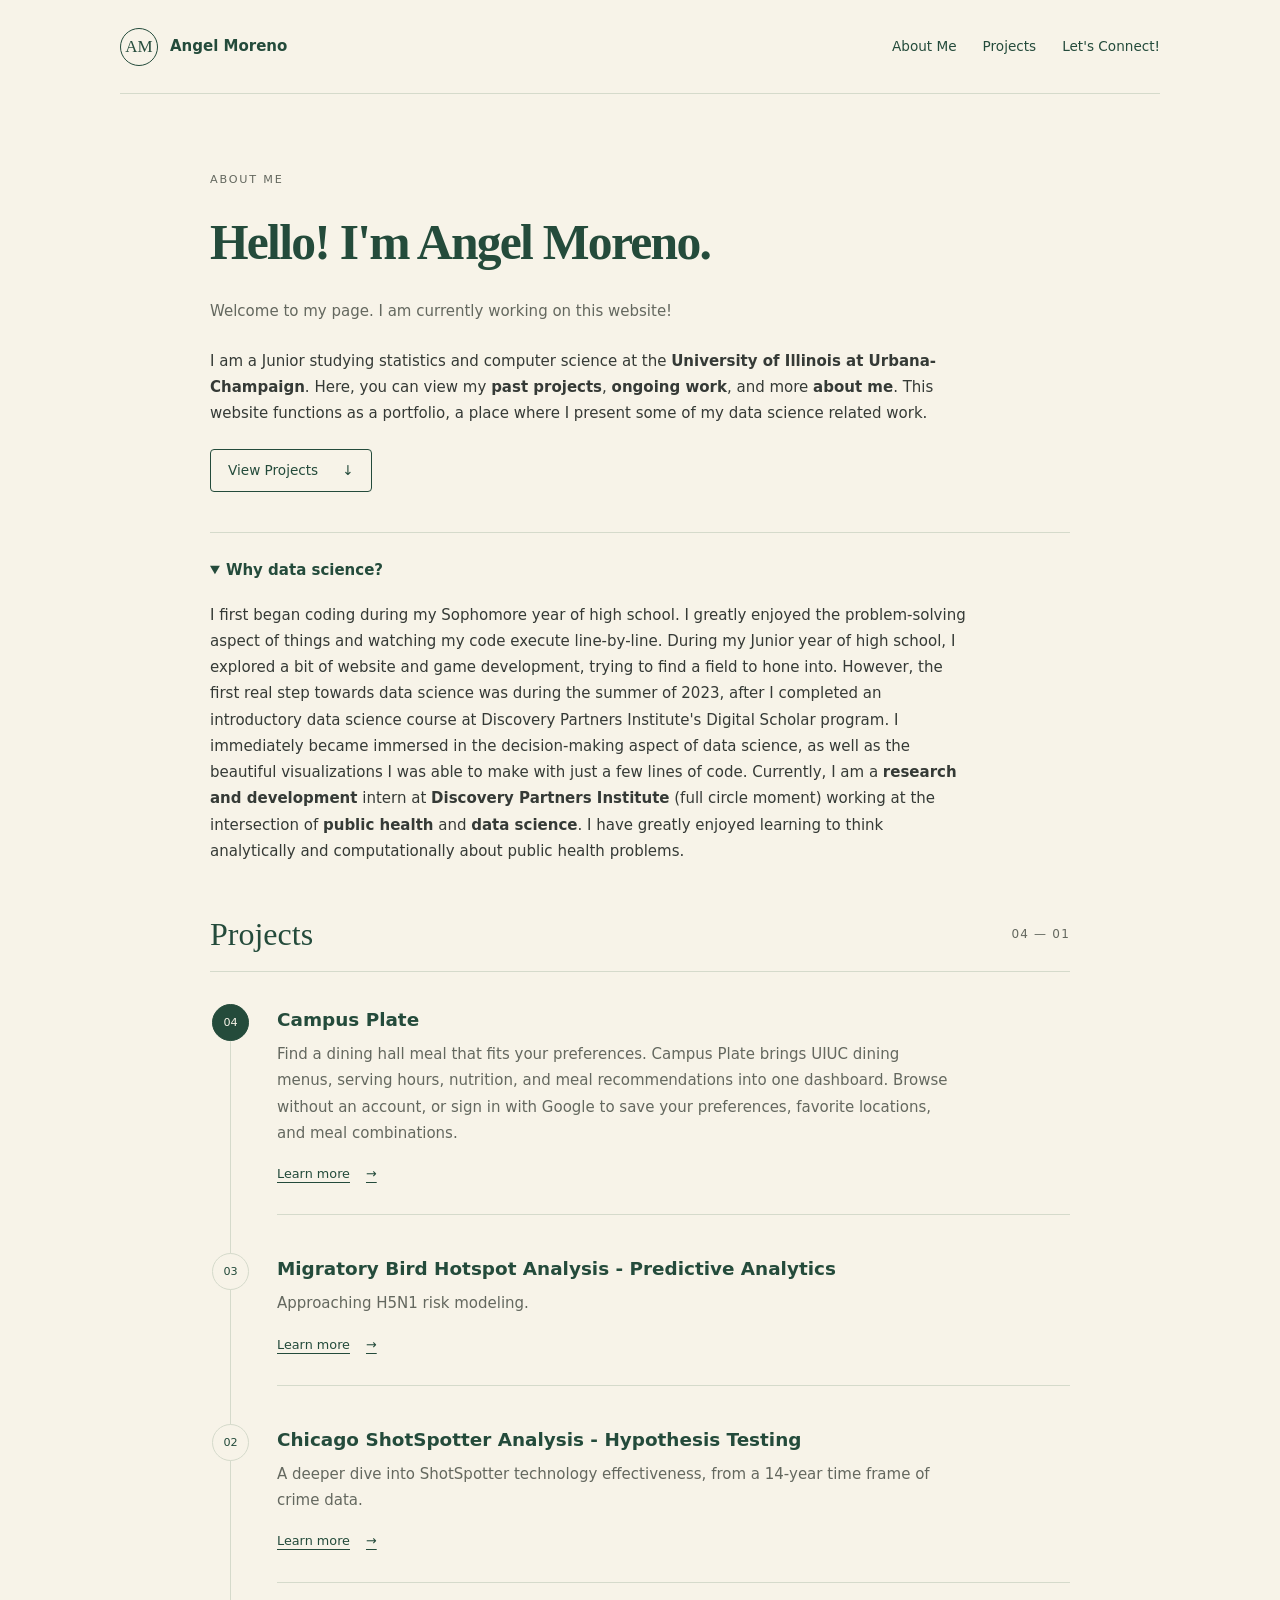
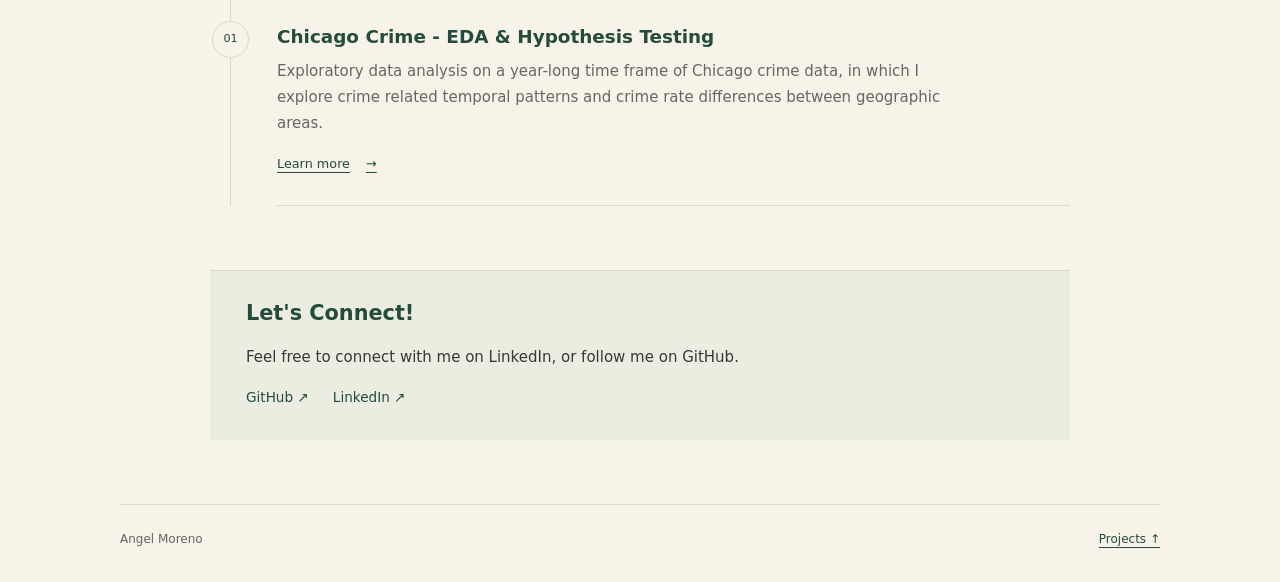
<file: index.html>
<!doctype html>
<html lang="en">
<head>
    <meta charset="utf-8">
    <meta name="viewport" content="width=device-width, initial-scale=1">
    <meta name="theme-color" content="#f7f3e8">
    <title>Angel Moreno</title>
    <link rel="icon" type="image/svg+xml" href="assets/favicon.svg">
    <link rel="stylesheet" href="assets/css/main.css">
</head>
<body>
    <a class="skip-link" href="#main">Skip to content</a>
    <header class="site-header">
        <a class="brand" href="index.html" aria-label="Angel Moreno home"><span aria-hidden="true">AM</span> Angel Moreno</a>
        <nav aria-label="Main navigation"><a href="#intro">About Me</a><a href="#one">Projects</a><a href="#three">Let's Connect!</a></nav>
    </header>
    <main id="main" class="home">
        <section id="intro" aria-labelledby="intro-title">
            <p class="eyebrow">About Me</p>
            <h1 id="intro-title">Hello! I'm Angel Moreno.</h1>
            <h2>Welcome to my page. I am currently working on this website!</h2>
            <p>I am a Junior studying statistics and computer science at the <b>University of Illinois at Urbana-Champaign</b>. Here, you can view my <b>past projects</b>, <b>ongoing work</b>, and more <b>about me</b>. This website functions as a portfolio, a place where I present some of my data science related work. </p>
            <a class="button" href="#one">View Projects <span aria-hidden="true">&darr;</span></a>
            <details class="about-details" open>
                <summary>Why data science?</summary>
                <p> I first began coding during my Sophomore year of high school. I greatly enjoyed the problem-solving aspect of things and watching my code execute line-by-line. During my Junior year of high school, I explored a bit of website and game development, trying to find a field to hone into. However, the first real step towards data science was during the summer of 2023, after I completed an introductory data science course at Discovery Partners Institute's Digital Scholar program. I immediately became immersed in the decision-making aspect of data science, as well as the beautiful visualizations I was able to make with just a few lines of code. Currently, I am a <b>research and development</b> intern at <b>Discovery Partners Institute</b> (full circle moment) working at the intersection of <b>public health</b> and <b>data science</b>. I have greatly enjoyed learning to think analytically and computationally about public health problems. </p>
            </details>
        </section>
        <section id="one" aria-labelledby="projects-title">
            <div class="section-heading"><h2 id="projects-title">Projects</h2><span aria-hidden="true">04 &mdash; 01</span></div>
            <!-- Add new projects at the top; each entry links to a standalone HTML page. -->
            <ol class="timeline">
                <li class="timeline-entry" id="project-04">
                    <span class="entry-number" aria-hidden="true">04</span>
                    <article>
                        <h3><a href="campus-plate.html">Campus Plate</a></h3>
                        <p>Find a dining hall meal that fits your preferences. Campus Plate brings UIUC dining menus, serving hours, nutrition, and meal recommendations into one dashboard. Browse without an account, or sign in with Google to save your preferences, favorite locations, and meal combinations.</p>
                        <a class="project-link" href="campus-plate.html" aria-label="Learn more about Campus Plate">Learn more <span aria-hidden="true">&rarr;</span></a>
                    </article>
                </li>
                <li class="timeline-entry" id="project-03">
                    <span class="entry-number" aria-hidden="true">03</span>
                    <article>
                        <h3><a href="project_03.html">Migratory Bird Hotspot Analysis - Predictive Analytics</a></h3>
                        <p>Approaching H5N1 risk modeling.</p>
                        <a class="project-link" href="project_03.html" aria-label="Learn more about Migratory Bird Hotspot Analysis - Predictive Analytics">Learn more <span aria-hidden="true">&rarr;</span></a>
                    </article>
                </li>
                <li class="timeline-entry" id="project-02">
                    <span class="entry-number" aria-hidden="true">02</span>
                    <article>
                        <h3><a href="project_02.html">Chicago ShotSpotter Analysis - Hypothesis Testing</a></h3>
                        <p>A deeper dive into ShotSpotter technology effectiveness, from a 14-year time frame of crime data.</p>
                        <a class="project-link" href="project_02.html" aria-label="Learn more about Chicago ShotSpotter Analysis - Hypothesis Testing">Learn more <span aria-hidden="true">&rarr;</span></a>
                    </article>
                </li>
                <li class="timeline-entry" id="project-01">
                    <span class="entry-number" aria-hidden="true">01</span>
                    <article>
                        <h3><a href="project_01.html">Chicago Crime - EDA &amp; Hypothesis Testing</a></h3>
                        <p>Exploratory data analysis on a year-long time frame of Chicago crime data, in which I explore crime related temporal patterns and crime rate differences between geographic areas.</p>
                        <a class="project-link" href="project_01.html" aria-label="Learn more about Chicago Crime - EDA &amp; Hypothesis Testing">Learn more <span aria-hidden="true">&rarr;</span></a>
                    </article>
                </li>
            </ol>
        </section>
        <section id="three" class="connect" aria-labelledby="connect-title">
            <h2 id="connect-title">Let's Connect!</h2>
            <p>Feel free to connect with me on LinkedIn, or follow me on GitHub.</p>
            <nav aria-label="Social links">
                <a href="https://github.com/Amoreno73">GitHub <span aria-hidden="true">&nearr;</span></a>
                <a href="https://www.linkedin.com/in/angel-moreno-ba1252282/">LinkedIn <span aria-hidden="true">&nearr;</span></a>
            </nav>
        </section>
    </main>
    <footer>Angel Moreno <a href="index.html#one">Projects &uarr;</a></footer>
</body>
</html>
</file>
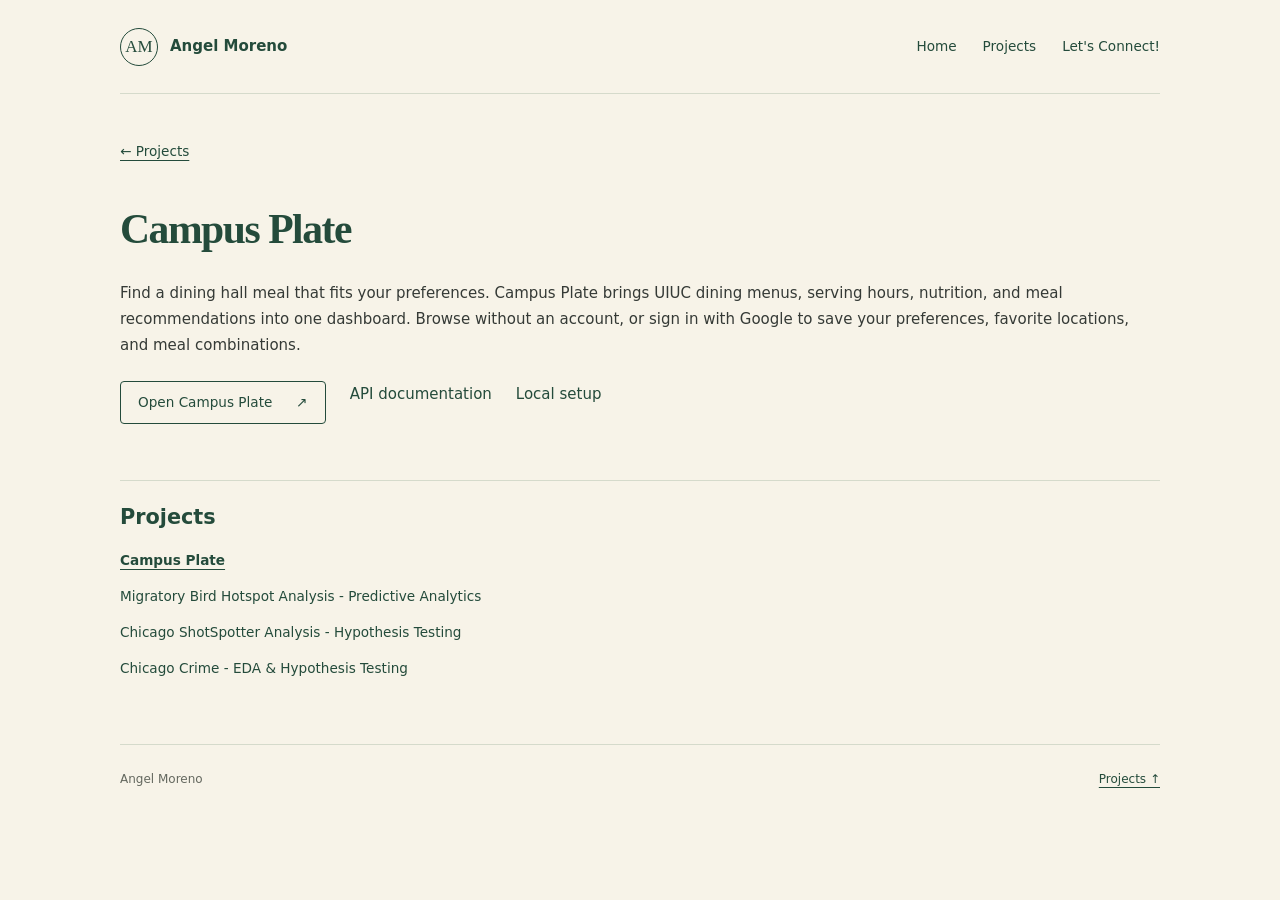
<file: campus-plate.html>
<!doctype html>
<html lang="en">
<head>
    <meta charset="utf-8">
    <meta name="viewport" content="width=device-width, initial-scale=1">
    <meta name="theme-color" content="#f7f3e8">
    <title>Campus Plate</title>
    <link rel="icon" type="image/svg+xml" href="assets/favicon.svg">
    <link rel="stylesheet" href="assets/css/main.css">
</head>
<body>
    <a class="skip-link" href="#main">Skip to content</a>
    <header class="site-header">
        <a class="brand" href="index.html" aria-label="Angel Moreno home"><span aria-hidden="true">AM</span> Angel Moreno</a>
        <nav aria-label="Main navigation"><a href="index.html">Home</a><a href="index.html#one">Projects</a><a href="index.html#three">Let's Connect!</a></nav>
    </header>
    <main id="main" class="project-page">
        <a class="back-link" href="index.html#one">&larr; Projects</a>
        <article>
            <h1>Campus Plate</h1>
            <p>Find a dining hall meal that fits your preferences. Campus Plate brings UIUC dining menus, serving hours, nutrition, and meal recommendations into one dashboard. Browse without an account, or sign in with Google to save your preferences, favorite locations, and meal combinations.</p>
            <nav aria-label="Campus Plate links">
                <a class="button" href="https://campusplate.netlify.app/">Open Campus Plate <span aria-hidden="true">&nearr;</span></a>
                <a href="https://campus-plate-api-e8uc.onrender.com/docs">API documentation</a>
                <a href="https://github.com/Amoreno73/dhall-meal-planner#local-development">Local setup</a>
            </nav>
        </article>
        <nav class="project-nav" aria-label="Project navigation">
            <h2>Projects</h2>
                <a href="campus-plate.html" aria-current="page">Campus Plate</a>
                <a href="project_03.html">Migratory Bird Hotspot Analysis - Predictive Analytics</a>
                <a href="project_02.html">Chicago ShotSpotter Analysis - Hypothesis Testing</a>
                <a href="project_01.html">Chicago Crime - EDA &amp; Hypothesis Testing</a>
        </nav>
    </main>
    <footer>Angel Moreno <a href="index.html#one">Projects &uarr;</a></footer>
</body>
</html>
</file>
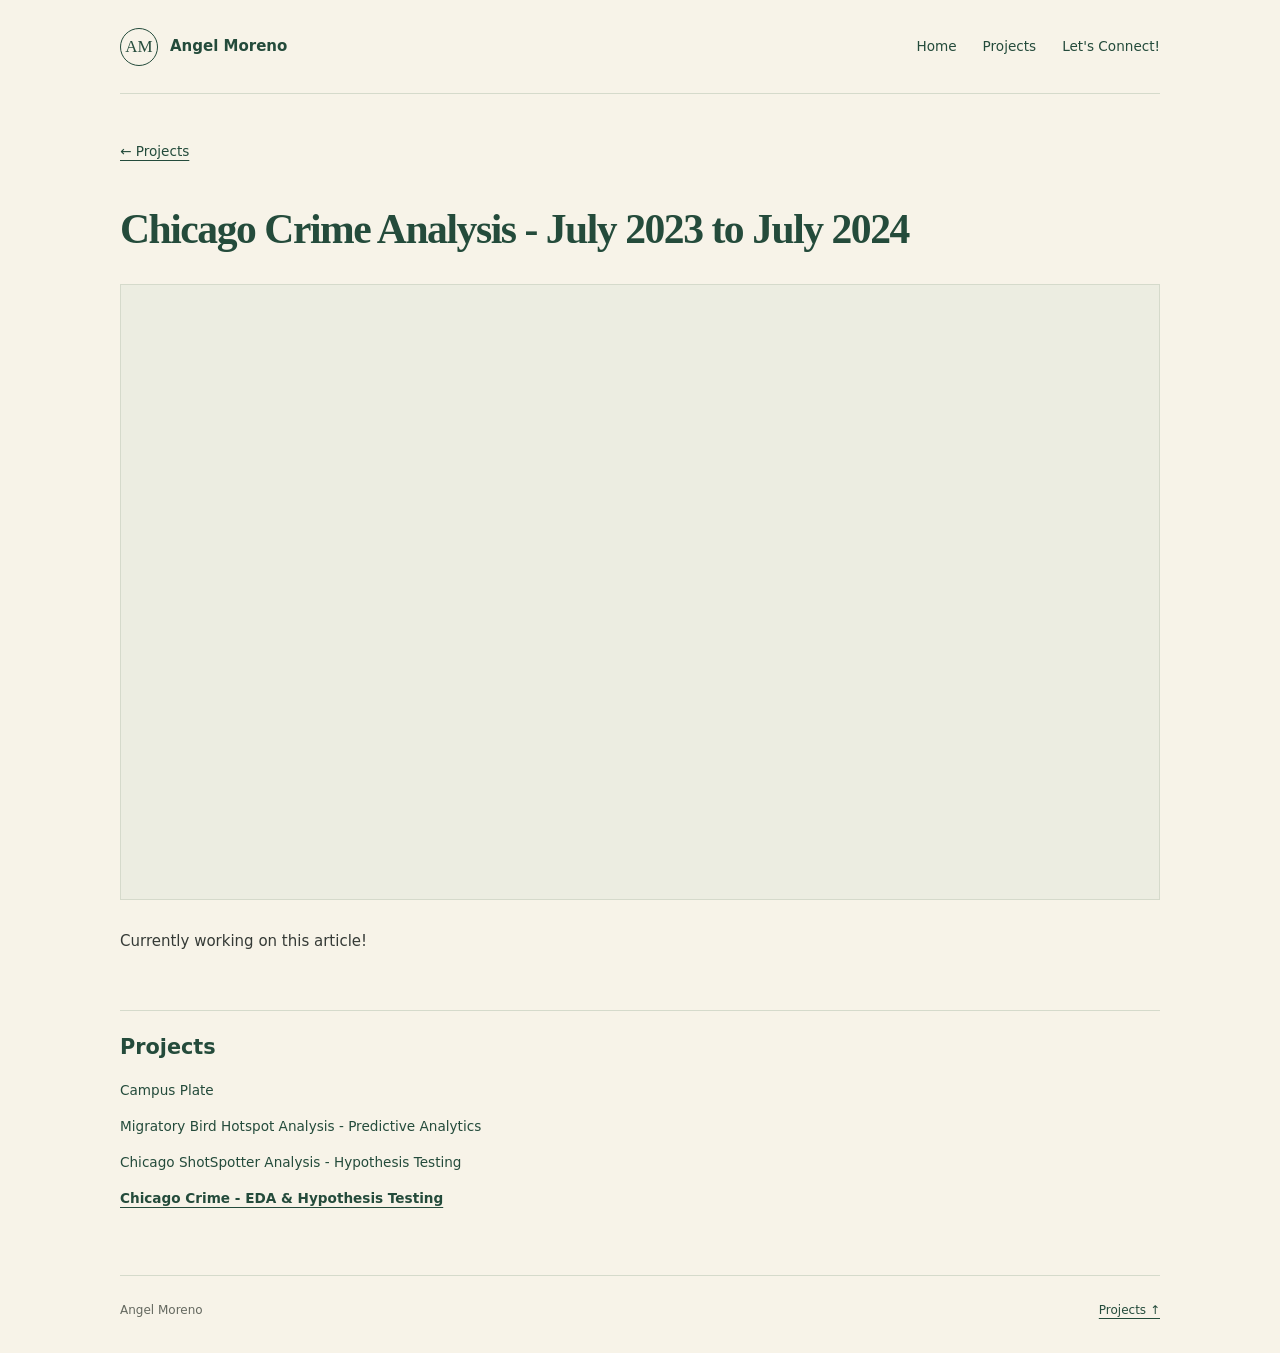
<file: project_01.html>
<!doctype html>
<html lang="en">
<head>
    <meta charset="utf-8">
    <meta name="viewport" content="width=device-width, initial-scale=1">
    <meta name="theme-color" content="#f7f3e8">
    <title>Chicago Crime</title>
    <link rel="icon" type="image/svg+xml" href="assets/favicon.svg">
    <link rel="stylesheet" href="assets/css/main.css">
</head>
<body>
    <a class="skip-link" href="#main">Skip to content</a>
    <header class="site-header">
        <a class="brand" href="index.html" aria-label="Angel Moreno home"><span aria-hidden="true">AM</span> Angel Moreno</a>
        <nav aria-label="Main navigation"><a href="index.html">Home</a><a href="index.html#one">Projects</a><a href="index.html#three">Let's Connect!</a></nav>
    </header>
    <main id="main" class="project-page">
        <a class="back-link" href="index.html#one">&larr; Projects</a>
        <article>
            <h1>Chicago Crime Analysis - July 2023 to July 2024</h1>
            <iframe class="slides" src="https://docs.google.com/presentation/d/e/2PACX-1vQgrLg7EyF07GHNYPvw3OGCa5Y5V77vfbPaNPg7QicTpSibkg0F-cW6MNq7RiF-cfPy-tsqRzdyofxa/pubembed?start=false&amp;loop=false&amp;delayms=3000" title="Chicago Crime Analysis presentation" loading="lazy" allowfullscreen></iframe>
<p>Currently working on this article!</p>
        </article>
        <nav class="project-nav" aria-label="Project navigation">
            <h2>Projects</h2>
                <a href="campus-plate.html">Campus Plate</a>
                <a href="project_03.html">Migratory Bird Hotspot Analysis - Predictive Analytics</a>
                <a href="project_02.html">Chicago ShotSpotter Analysis - Hypothesis Testing</a>
                <a href="project_01.html" aria-current="page">Chicago Crime - EDA &amp; Hypothesis Testing</a>
        </nav>
    </main>
    <footer>Angel Moreno <a href="index.html#one">Projects &uarr;</a></footer>
</body>
</html>
</file>
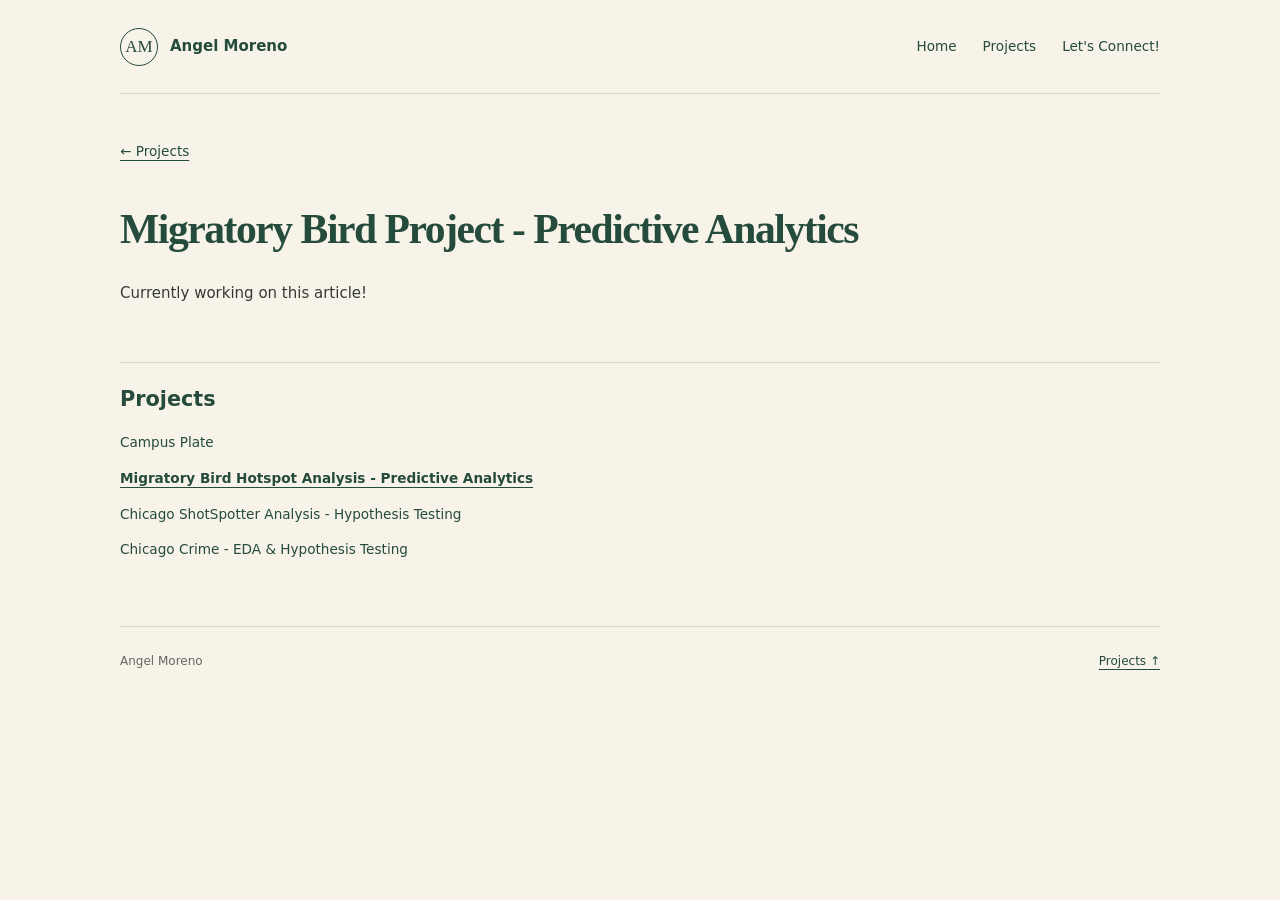
<file: project_03.html>
<!doctype html>
<html lang="en">
<head>
    <meta charset="utf-8">
    <meta name="viewport" content="width=device-width, initial-scale=1">
    <meta name="theme-color" content="#f7f3e8">
    <title>Migratory Bird Project</title>
    <link rel="icon" type="image/svg+xml" href="assets/favicon.svg">
    <link rel="stylesheet" href="assets/css/main.css">
</head>
<body>
    <a class="skip-link" href="#main">Skip to content</a>
    <header class="site-header">
        <a class="brand" href="index.html" aria-label="Angel Moreno home"><span aria-hidden="true">AM</span> Angel Moreno</a>
        <nav aria-label="Main navigation"><a href="index.html">Home</a><a href="index.html#one">Projects</a><a href="index.html#three">Let's Connect!</a></nav>
    </header>
    <main id="main" class="project-page">
        <a class="back-link" href="index.html#one">&larr; Projects</a>
        <article>
            <h1>Migratory Bird Project - Predictive Analytics</h1>
            <p>Currently working on this article!</p>
        </article>
        <nav class="project-nav" aria-label="Project navigation">
            <h2>Projects</h2>
                <a href="campus-plate.html">Campus Plate</a>
                <a href="project_03.html" aria-current="page">Migratory Bird Hotspot Analysis - Predictive Analytics</a>
                <a href="project_02.html">Chicago ShotSpotter Analysis - Hypothesis Testing</a>
                <a href="project_01.html">Chicago Crime - EDA &amp; Hypothesis Testing</a>
        </nav>
    </main>
    <footer>Angel Moreno <a href="index.html#one">Projects &uarr;</a></footer>
</body>
</html>
</file>
<file: assets/css/main.css>
/* Shared palette and spacing. No build step or JavaScript required. */
:root {
    color-scheme: light;
    --cream: #f7f3e8;
    --green: #244b3b;
    --ink: #353a36;
    --muted: #64685f;
    --line: #d5dacb;
    --wash: #ecede1;
    --width: 1040px;
}

* { box-sizing: border-box; }
html { scroll-behavior: smooth; scroll-padding-top: 100px; }
body {
    margin: 0;
    background: var(--cream);
    color: var(--ink);
    font: 15px/1.75 system-ui, -apple-system, BlinkMacSystemFont, "Segoe UI", sans-serif;
}
a { color: var(--green); text-underline-offset: 4px; }
a:hover { text-decoration-thickness: 2px; }
a, summary { -webkit-tap-highlight-color: transparent; }
:focus-visible { outline: 2px solid var(--green); outline-offset: 5px; }
::selection { background: var(--green); color: var(--cream); }
h1, h2, h3 { color: var(--green); line-height: 1.25; font-weight: 550; }
h1 { font-family: Georgia, "Times New Roman", serif; font-size: clamp(2rem, 4.5vw, 3.1rem); letter-spacing: -.035em; margin: 0 0 24px; }
h2 { font-size: 1.3rem; }
h3 { font-size: 1.15rem; margin: 0 0 10px; }
p { margin: 0 0 22px; }
nav { display: flex; gap: 24px; flex-wrap: wrap; }
nav a { text-decoration: none; }
nav a:hover { text-decoration: underline; }
.site-header, main, footer { width: min(var(--width), calc(100% - 64px)); margin-inline: auto; }
.site-header {
    min-height: 94px;
    display: flex;
    align-items: center;
    justify-content: space-between;
    gap: 24px;
    border-bottom: 1px solid var(--line);
}
.site-header nav { font-size: .85rem; gap: 26px; }
.brand { display: flex; align-items: center; gap: 12px; font-weight: 600; text-decoration: none; }
.brand span { display: grid; place-items: center; width: 38px; height: 38px; border: 1px solid var(--green); border-radius: 50%; font: 17px Georgia, serif; }
.skip-link { position: absolute; left: 16px; top: -100px; padding: 10px 16px; background: var(--cream); z-index: 2; }
.skip-link:focus { top: 12px; }
.home { max-width: 860px; }
#intro { padding: 76px 0 52px; }
.eyebrow { color: var(--muted); text-transform: uppercase; letter-spacing: .16em; font-size: .7rem; margin-bottom: 22px; }
#intro > h2 { font: inherit; color: var(--muted); margin: 0 0 24px; }
#intro > p:not(.eyebrow) { max-width: 760px; }
.button { display: inline-flex; align-items: center; gap: 24px; padding: 9px 17px; border: 1px solid var(--green); border-radius: 4px; text-decoration: none; font-size: .85rem; }
.button:hover { background: var(--green); color: var(--cream); }
.about-details { margin-top: 40px; padding-top: 24px; border-top: 1px solid var(--line); }
summary { cursor: pointer; color: var(--green); font-weight: 600; }
.about-details p { margin: 18px 0 0; max-width: 760px; }
.section-heading { display: flex; align-items: center; justify-content: space-between; padding-bottom: 18px; border-bottom: 1px solid var(--line); }
.section-heading h2 { margin: 0; font: 2rem Georgia, serif; }
.section-heading span { font-size: .75rem; color: var(--muted); letter-spacing: .1em; }
.timeline { list-style: none; padding: 0; margin: 36px 0 64px 20px; border-left: 1px solid var(--line); }
.timeline-entry { position: relative; padding: 0 0 42px 46px; }
.timeline-entry:last-child { padding-bottom: 0; }
.entry-number { position: absolute; left: -19px; top: -4px; display: grid; place-items: center; width: 37px; height: 37px; border: 1px solid var(--line); border-radius: 50%; background: var(--cream); color: var(--green); font-size: .7rem; font-variant-numeric: tabular-nums; }
.timeline-entry:first-child .entry-number { background: var(--green); border-color: var(--green); color: var(--cream); }
.timeline article { padding: 0 0 28px; border-bottom: 1px solid var(--line); }
.timeline h3 a { text-decoration: none; }
.timeline h3 a:hover { text-decoration: underline; }
.timeline p { max-width: 680px; color: var(--muted); margin-bottom: 14px; }
.project-link { display: inline-flex; gap: 16px; font-size: .8rem; }
.connect { background: var(--wash); border-top: 1px solid var(--line); padding: 30px 36px; margin-bottom: 64px; }
.connect h2 { margin-top: 0; }
.connect p { margin-bottom: 16px; }
.connect nav { font-size: .85rem; }
footer { display: flex; justify-content: space-between; padding: 24px 0 32px; border-top: 1px solid var(--line); color: var(--muted); font-size: .75rem; }
.project-page { padding-block: 44px 64px; }
.back-link { display: inline-block; margin-bottom: 40px; font-size: .85rem; }
.project-page h1 { max-width: 850px; font-size: clamp(1.8rem, 4vw, 2.6rem); }
.project-page article > p { margin-top: 24px; }
iframe { display: block; width: 100%; border: 1px solid var(--line); margin: 28px 0; background: var(--wash); }
.slides { aspect-ratio: 960 / 569; }
.map { height: 600px; max-height: 75vh; }
.project-nav { margin-top: 56px; padding-top: 24px; border-top: 1px solid var(--line); display: grid; gap: 12px; }
.project-nav h2 { margin: 0 0 6px; }
.project-nav a { width: fit-content; font-size: .85rem; }
.project-nav [aria-current="page"] { font-weight: 700; text-decoration: underline; }

@media (max-width: 640px) {
    .site-header, main, footer { width: calc(100% - 40px); }
    .site-header { padding: 20px 0; align-items: flex-start; flex-direction: column; gap: 18px; }
    .site-header nav { gap: 22px; }
    #intro { padding-top: 44px; }
    .timeline { margin-left: 16px; }
    .timeline-entry { padding-left: 32px; }
    .connect { padding: 24px; }
    .project-page { padding-top: 28px; }
}
@media (prefers-reduced-motion: reduce) {
    html { scroll-behavior: auto; }
}
</file>
